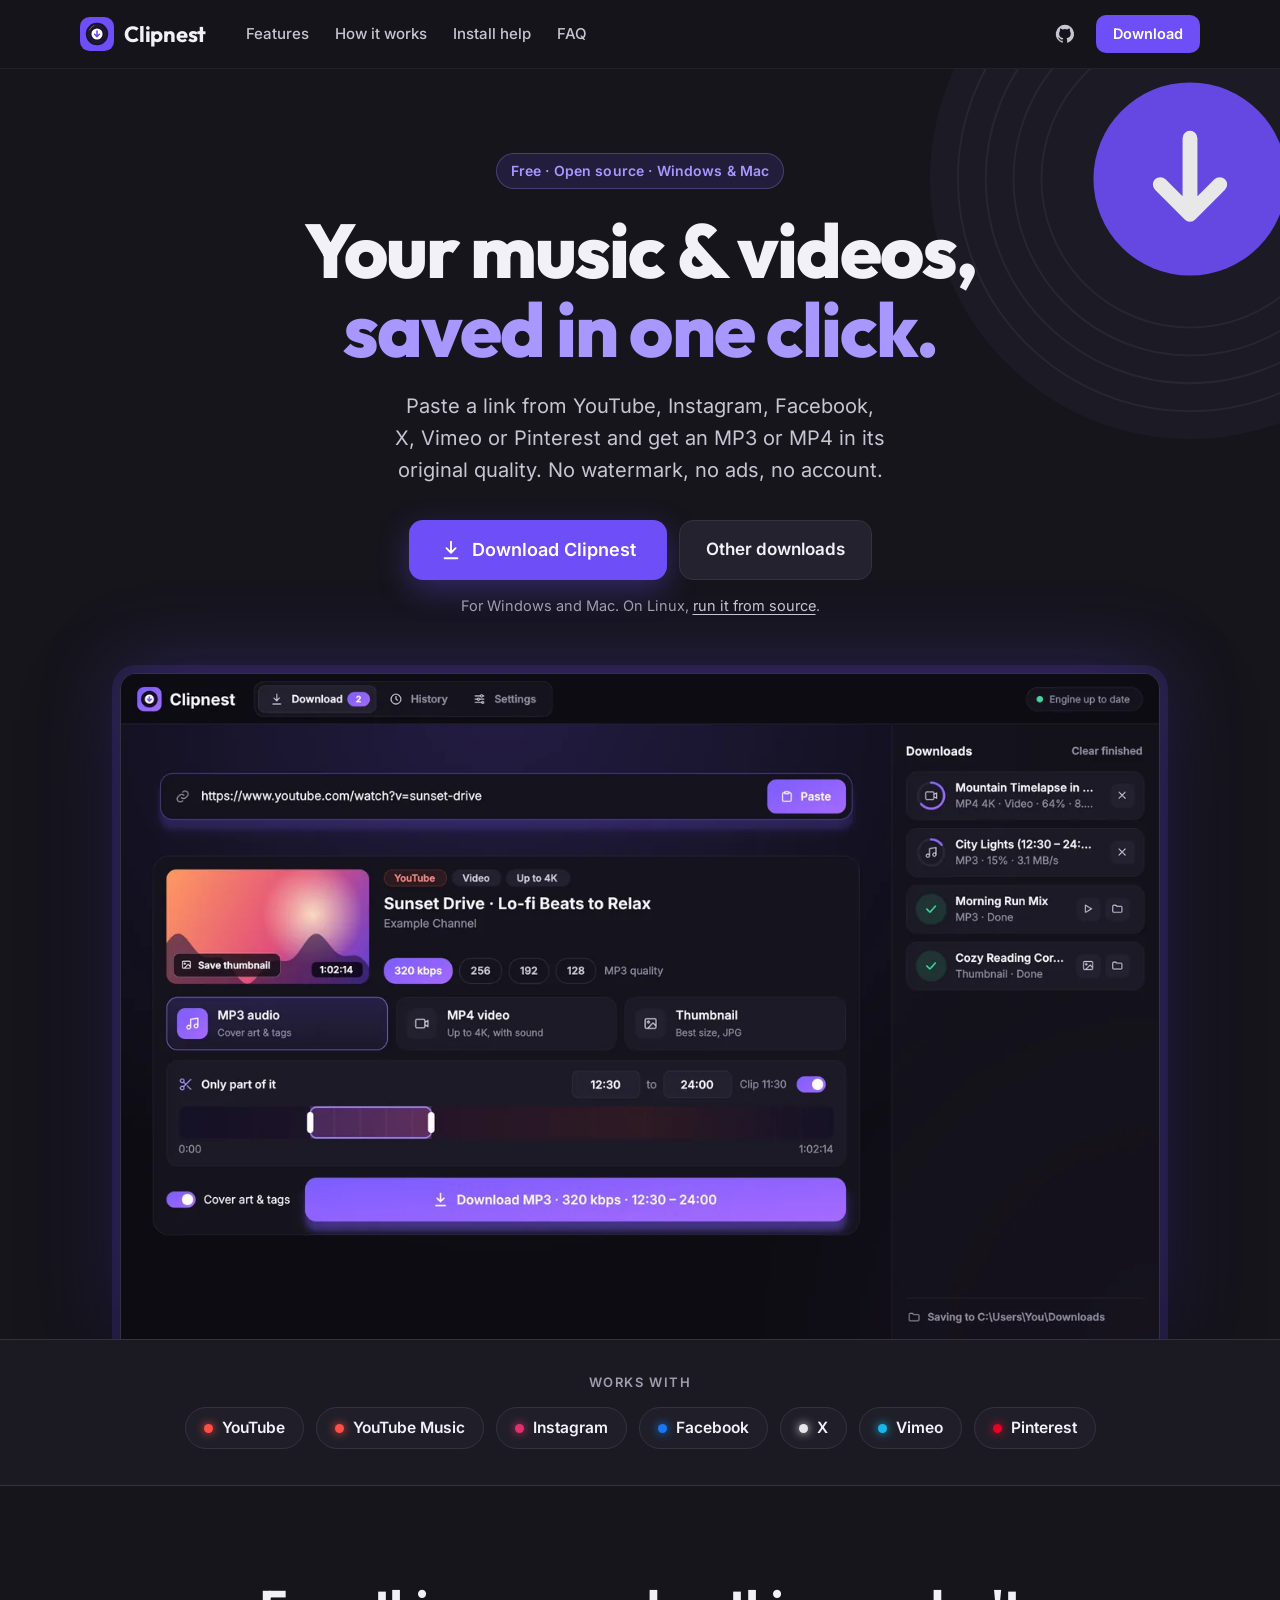
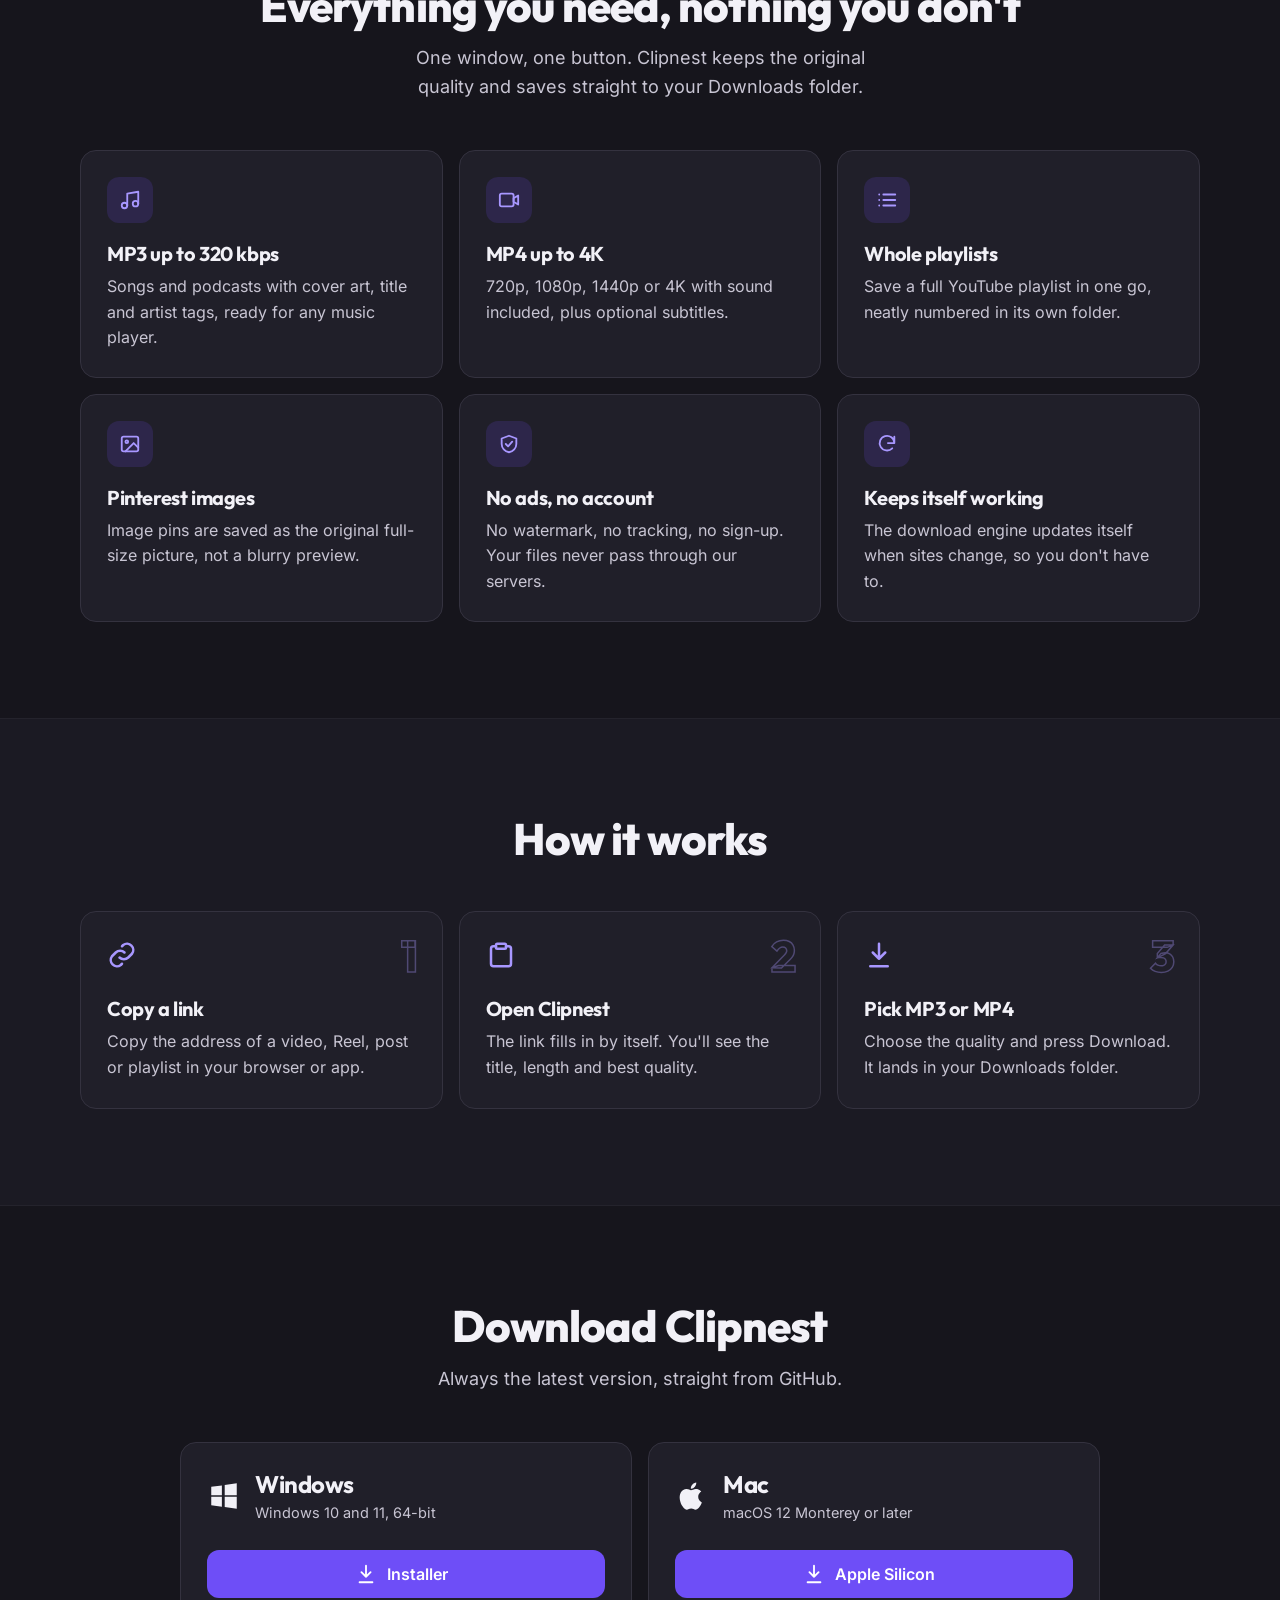
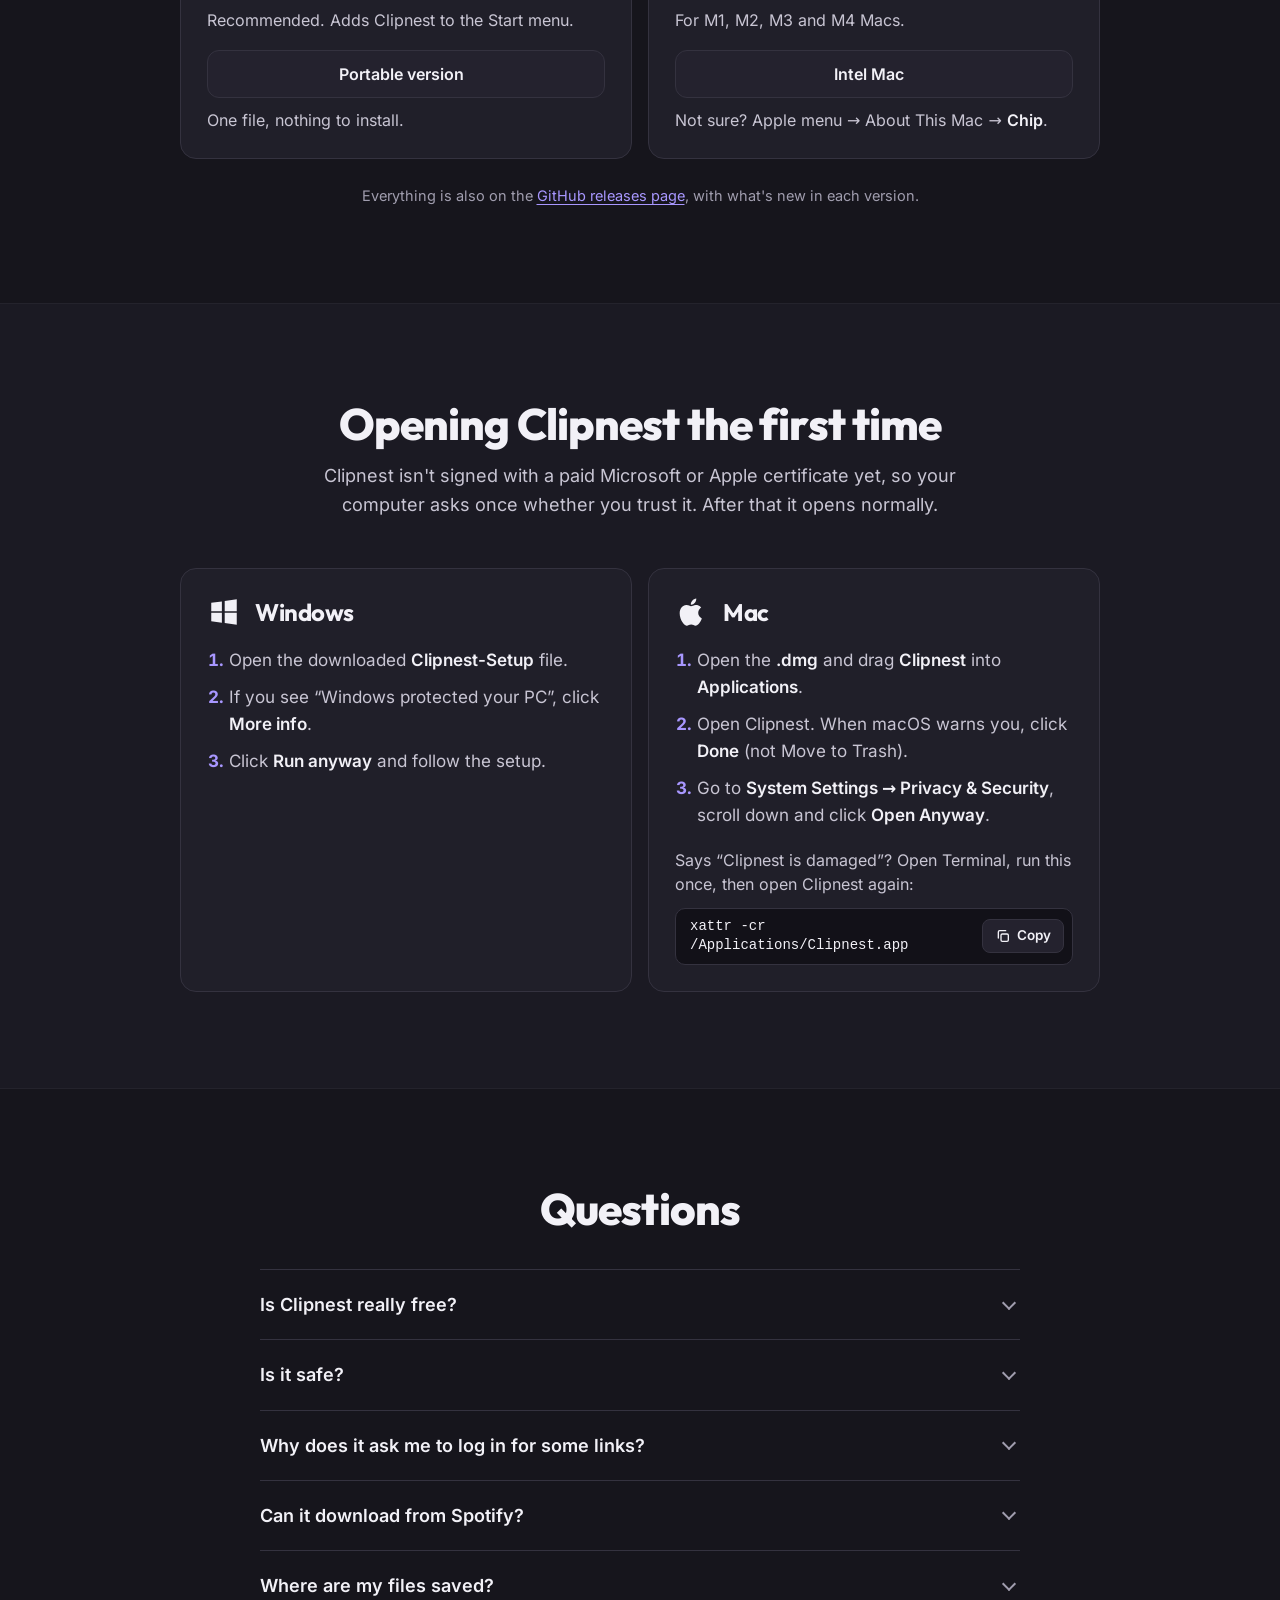
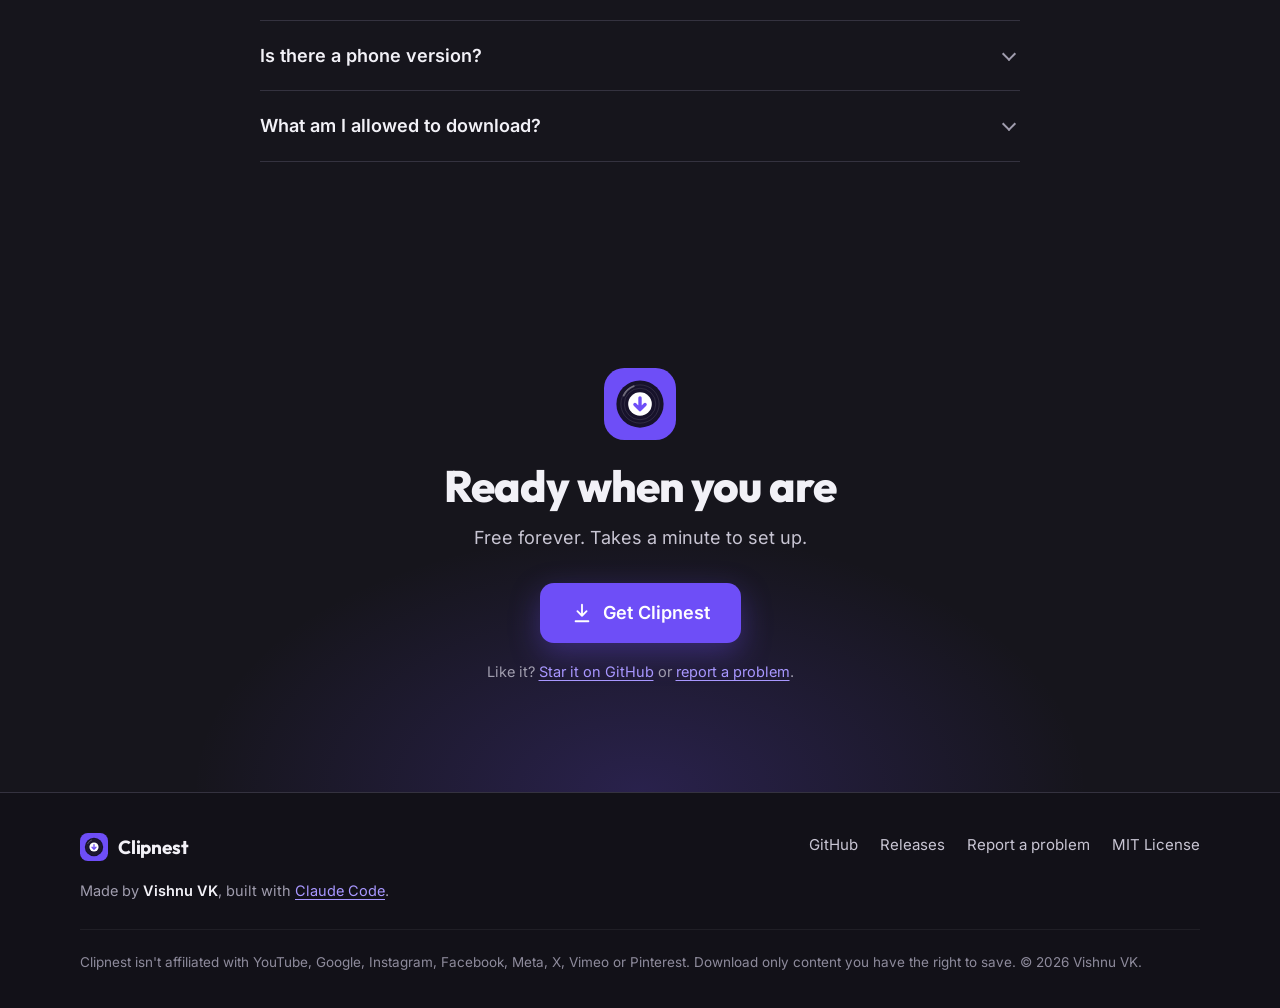
<file: site/index.html>
<!doctype html>
<html lang="en">
<head>
<meta charset="utf-8">
<meta name="viewport" content="width=device-width, initial-scale=1">
<title>Clipnest – free MP3 &amp; MP4 downloader for Windows and Mac</title>
<meta name="description" content="Clipnest is a free, open-source desktop app that saves YouTube, Instagram, Facebook, X, Vimeo and Pinterest links as 320 kbps MP3 or up to 4K MP4. No ads, no account, no watermark.">
<meta name="theme-color" content="#16151C">
<meta property="og:type" content="website">
<meta property="og:title" content="Clipnest – your music &amp; videos, saved in one click">
<meta property="og:description" content="Free, open-source MP3 &amp; MP4 downloader for Windows and Mac. No ads, no account, no watermark.">
<meta property="og:image" content="assets/og.png">
<meta name="twitter:card" content="summary_large_image">
<link rel="icon" href="assets/logo.svg" type="image/svg+xml">
<link rel="icon" href="assets/icon.png" type="image/png">
<link rel="apple-touch-icon" href="assets/apple-touch-icon.png">
<link rel="preload" href="assets/fonts/outfit.woff2" as="font" type="font/woff2" crossorigin>
<link rel="preload" href="assets/fonts/inter.woff2" as="font" type="font/woff2" crossorigin>
<link rel="stylesheet" href="style.css">
</head>
<body>

<svg width="0" height="0" style="position:absolute" aria-hidden="true">
  <symbol id="i-download" viewBox="0 0 24 24"><path d="M12 3v12M7 10l5 5 5-5M5 21h14"/></symbol>
  <symbol id="i-music" viewBox="0 0 24 24"><path d="M9 18V5l12-2v13"/><circle cx="6" cy="18" r="3"/><circle cx="18" cy="16" r="3"/></symbol>
  <symbol id="i-video" viewBox="0 0 24 24"><rect x="2" y="5" width="15" height="14" rx="2"/><path d="M17 10l5-3v10l-5-3z"/></symbol>
  <symbol id="i-list" viewBox="0 0 24 24"><path d="M8 6h13M8 12h13M8 18h13M3.5 6h.01M3.5 12h.01M3.5 18h.01"/></symbol>
  <symbol id="i-image" viewBox="0 0 24 24"><rect x="3" y="4" width="18" height="16" rx="2"/><circle cx="8.5" cy="9.5" r="1.5"/><path d="M21 16l-5-5-9 9"/></symbol>
  <symbol id="i-shield" viewBox="0 0 24 24"><path d="M12 3l8 3v6c0 4.5-3.4 8.3-8 9-4.6-.7-8-4.5-8-9V6z"/><path d="M8.5 12l2.5 2.5 4.5-5"/></symbol>
  <symbol id="i-refresh" viewBox="0 0 24 24"><path d="M20 11a8 8 0 1 0-2.3 5.7M20 4v7h-7"/></symbol>
  <symbol id="i-windows" viewBox="0 0 24 24"><path d="M3 5.5l7.5-1v7H3zM12.5 4.2L21 3v8.5h-8.5zM3 12.5h7.5v7L3 18.5zM12.5 12.5H21V21l-8.5-1.2z" fill="currentColor" stroke="none"/></symbol>
  <symbol id="i-apple" viewBox="0 0 24 24"><path fill="currentColor" stroke="none" d="M16.4 12.6c0-2.4 2-3.6 2.1-3.7-1.1-1.7-2.9-1.9-3.5-1.9-1.5-.2-2.9.9-3.7.9-.8 0-1.9-.9-3.2-.8-1.6 0-3.1 1-4 2.4-1.7 3-.4 7.4 1.2 9.8.8 1.2 1.8 2.5 3 2.4 1.2 0 1.7-.8 3.1-.8 1.5 0 1.9.8 3.2.8 1.3 0 2.2-1.2 3-2.4.9-1.4 1.3-2.7 1.3-2.8 0 0-2.5-1-2.5-3.9zM14 5.5c.7-.8 1.1-1.9 1-3-1 0-2.1.7-2.8 1.5-.6.7-1.2 1.8-1 2.9 1 .1 2.1-.6 2.8-1.4z"/></symbol>
  <symbol id="i-github" viewBox="0 0 24 24"><path fill="currentColor" stroke="none" d="M12 2a10 10 0 0 0-3.2 19.5c.5.1.7-.2.7-.5v-1.7c-2.8.6-3.4-1.3-3.4-1.3-.4-1.2-1.1-1.5-1.1-1.5-.9-.6.1-.6.1-.6 1 .1 1.5 1 1.5 1 .9 1.6 2.4 1.1 3 .9.1-.7.4-1.1.6-1.4-2.2-.3-4.6-1.1-4.6-5 0-1.1.4-2 1-2.7-.1-.3-.4-1.3.1-2.7 0 0 .8-.3 2.7 1a9.4 9.4 0 0 1 5 0c1.9-1.3 2.7-1 2.7-1 .5 1.4.2 2.4.1 2.7.6.7 1 1.6 1 2.7 0 3.9-2.4 4.7-4.6 5 .4.3.7.9.7 1.9V21c0 .3.2.6.7.5A10 10 0 0 0 12 2z"/></symbol>
  <symbol id="i-link" viewBox="0 0 24 24"><path d="M10 14a5 5 0 0 0 7 0l3-3a5 5 0 0 0-7-7l-1 1"/><path d="M14 10a5 5 0 0 0-7 0l-3 3a5 5 0 0 0 7 7l1-1"/></symbol>
  <symbol id="i-paste" viewBox="0 0 24 24"><rect x="8" y="3" width="8" height="4" rx="1"/><path d="M16 5h2a2 2 0 0 1 2 2v12a2 2 0 0 1-2 2H6a2 2 0 0 1-2-2V7a2 2 0 0 1 2-2h2"/></symbol>
  <symbol id="i-copy" viewBox="0 0 24 24"><rect x="9" y="9" width="11" height="11" rx="2"/><path d="M5 15V6a2 2 0 0 1 2-2h9"/></symbol>
  <symbol id="i-check" viewBox="0 0 24 24"><path d="M5 12l5 5 9-10"/></symbol>
</svg>

<a class="skip" href="#main">Skip to content</a>

<header class="top">
  <div class="wrap top-row">
    <a class="brand" href="#" aria-label="Clipnest home">
      <img src="assets/logo.svg" width="34" height="34" alt="">
      <span>Clipnest</span>
    </a>
    <nav class="nav" aria-label="Main">
      <a href="#features">Features</a>
      <a href="#how">How it works</a>
      <a href="#install">Install help</a>
      <a href="#faq">FAQ</a>
    </nav>
    <div class="top-actions">
      <a class="icon-link" href="https://github.com/vishnuvk2k/clipnest" aria-label="Clipnest on GitHub"><svg class="i"><use href="#i-github"/></svg></a>
      <a class="btn btn-small" href="#download">Download</a>
    </div>
  </div>
</header>

<main id="main">

  <!-- Hero -->
  <section class="hero">
    <svg class="vinyl" viewBox="0 0 560 560" aria-hidden="true">
      <circle cx="280" cy="280" r="280" fill="#1D1B27"/>
      <circle cx="280" cy="280" r="250" fill="none" stroke="#fff" stroke-opacity=".06" stroke-width="2"/>
      <circle cx="280" cy="280" r="220" fill="none" stroke="#fff" stroke-opacity=".06" stroke-width="2"/>
      <circle cx="280" cy="280" r="190" fill="none" stroke="#fff" stroke-opacity=".06" stroke-width="2"/>
      <circle cx="280" cy="280" r="160" fill="none" stroke="#fff" stroke-opacity=".06" stroke-width="2"/>
      <circle cx="280" cy="280" r="104" fill="#6E4EF7"/>
      <path d="M280 236v80M248 286l32 32 32-32" fill="none" stroke="#fff" stroke-width="16" stroke-linecap="round" stroke-linejoin="round"/>
    </svg>
    <div class="wrap hero-inner">
      <p class="eyebrow">Free · Open source · Windows &amp; Mac</p>
      <h1>Your music &amp; videos,<br><span class="accent">saved in one click.</span></h1>
      <p class="lead">Paste a link from YouTube, Instagram, Facebook, X, Vimeo or Pinterest and get an MP3 or MP4 in its original quality. No watermark, no ads, no account.</p>

      <div class="cta">
        <a class="btn btn-big" id="primary-download" href="https://github.com/vishnuvk2k/clipnest/releases/latest">
          <svg class="i" id="primary-icon"><use href="#i-download"/></svg>
          <span id="primary-label">Download Clipnest</span>
        </a>
        <a class="btn btn-ghost" id="other-downloads" href="#download">Other downloads</a>
      </div>
      <p class="cta-note" id="primary-note">Free download for Windows 10/11 and macOS 12 or later.</p>

      <figure class="shot">
        <img src="assets/app.webp" srcset="assets/app-1280.webp 1280w, assets/app.webp 2560w" sizes="(max-width: 1100px) 94vw, 1040px"
             width="1280" height="820" alt="The Clipnest window: a YouTube video is ready to download as MP3 at 320 kbps, with options to trim a part of the video or save its thumbnail.">
      </figure>
    </div>
  </section>

  <!-- Works with -->
  <section class="sites" aria-labelledby="sites-title">
    <div class="wrap">
      <h2 id="sites-title" class="small-title">Works with</h2>
      <ul class="site-list">
        <li><span class="dot" style="--c:#FF4E45"></span>YouTube</li>
        <li><span class="dot" style="--c:#FF4E45"></span>YouTube Music</li>
        <li><span class="dot" style="--c:#E1306C"></span>Instagram</li>
        <li><span class="dot" style="--c:#1877F2"></span>Facebook</li>
        <li><span class="dot" style="--c:#E7E7EA"></span>X</li>
        <li><span class="dot" style="--c:#1AB7EA"></span>Vimeo</li>
        <li><span class="dot" style="--c:#E60023"></span>Pinterest</li>
      </ul>
    </div>
  </section>

  <!-- Features -->
  <section id="features" class="section">
    <div class="wrap">
      <h2>Everything you need, nothing you don't</h2>
      <p class="section-lead">One window, one button. Clipnest keeps the original quality and saves straight to your Downloads folder.</p>
      <div class="grid features">
        <article class="card">
          <span class="badge"><svg class="i"><use href="#i-music"/></svg></span>
          <h3>MP3 up to 320 kbps</h3>
          <p>Songs and podcasts with cover art, title and artist tags, ready for any music player.</p>
        </article>
        <article class="card">
          <span class="badge"><svg class="i"><use href="#i-video"/></svg></span>
          <h3>MP4 up to 4K</h3>
          <p>720p, 1080p, 1440p or 4K with sound included, plus optional subtitles.</p>
        </article>
        <article class="card">
          <span class="badge"><svg class="i"><use href="#i-list"/></svg></span>
          <h3>Whole playlists</h3>
          <p>Save a full YouTube playlist in one go, neatly numbered in its own folder.</p>
        </article>
        <article class="card">
          <span class="badge"><svg class="i"><use href="#i-image"/></svg></span>
          <h3>Pinterest images</h3>
          <p>Image pins are saved as the original full-size picture, not a blurry preview.</p>
        </article>
        <article class="card">
          <span class="badge"><svg class="i"><use href="#i-shield"/></svg></span>
          <h3>No ads, no account</h3>
          <p>No watermark, no tracking, no sign-up. Your files never pass through our servers.</p>
        </article>
        <article class="card">
          <span class="badge"><svg class="i"><use href="#i-refresh"/></svg></span>
          <h3>Keeps itself working</h3>
          <p>The download engine updates itself when sites change, so you don't have to.</p>
        </article>
      </div>
    </div>
  </section>

  <!-- How it works -->
  <section id="how" class="section alt">
    <div class="wrap">
      <h2>How it works</h2>
      <ol class="steps">
        <li class="step">
          <span class="num">1</span>
          <svg class="i step-i"><use href="#i-link"/></svg>
          <h3>Copy a link</h3>
          <p>Copy the address of a video, Reel, post or playlist in your browser or app.</p>
        </li>
        <li class="step">
          <span class="num">2</span>
          <svg class="i step-i"><use href="#i-paste"/></svg>
          <h3>Open Clipnest</h3>
          <p>The link fills in by itself. You'll see the title, length and best quality.</p>
        </li>
        <li class="step">
          <span class="num">3</span>
          <svg class="i step-i"><use href="#i-download"/></svg>
          <h3>Pick MP3 or MP4</h3>
          <p>Choose the quality and press Download. It lands in your Downloads folder.</p>
        </li>
      </ol>
    </div>
  </section>

  <!-- Downloads -->
  <section id="download" class="section">
    <div class="wrap">
      <h2>Download Clipnest</h2>
      <p class="section-lead" id="version-line">Always the latest version, straight from GitHub.</p>
      <div class="grid downloads">
        <article class="card dl-card">
          <div class="dl-head">
            <svg class="i os"><use href="#i-windows"/></svg>
            <div><h3>Windows</h3><p class="muted">Windows 10 and 11, 64-bit</p></div>
          </div>
          <a class="btn btn-full" data-asset="setup" href="https://github.com/vishnuvk2k/clipnest/releases/latest">
            <svg class="i"><use href="#i-download"/></svg> Installer <span class="size" data-size="setup"></span>
          </a>
          <p class="muted small">Recommended. Adds Clipnest to the Start menu.</p>
          <a class="btn btn-ghost btn-full" data-asset="portable" href="https://github.com/vishnuvk2k/clipnest/releases/latest">
            Portable version <span class="size" data-size="portable"></span>
          </a>
          <p class="muted small">One file, nothing to install.</p>
        </article>
        <article class="card dl-card">
          <div class="dl-head">
            <svg class="i os"><use href="#i-apple"/></svg>
            <div><h3>Mac</h3><p class="muted">macOS 12 Monterey or later</p></div>
          </div>
          <a class="btn btn-full" data-asset="mac-arm" href="https://github.com/vishnuvk2k/clipnest/releases/latest">
            <svg class="i"><use href="#i-download"/></svg> Apple Silicon <span class="size" data-size="mac-arm"></span>
          </a>
          <p class="muted small">For M1, M2, M3 and M4 Macs.</p>
          <a class="btn btn-ghost btn-full" data-asset="mac-intel" href="https://github.com/vishnuvk2k/clipnest/releases/latest">
            Intel Mac <span class="size" data-size="mac-intel"></span>
          </a>
          <p class="muted small">Not sure? Apple menu → About This Mac → <b>Chip</b>.</p>
        </article>
      </div>
      <p class="center muted small">Everything is also on the <a href="https://github.com/vishnuvk2k/clipnest/releases">GitHub releases page</a>, with what's new in each version.</p>
    </div>
  </section>

  <!-- Install help -->
  <section id="install" class="section alt">
    <div class="wrap">
      <h2>Opening Clipnest the first time</h2>
      <p class="section-lead">Clipnest isn't signed with a paid Microsoft or Apple certificate yet, so your computer asks once whether you trust it. After that it opens normally.</p>
      <div class="grid two">
        <article class="card">
          <div class="dl-head"><svg class="i os"><use href="#i-windows"/></svg><h3>Windows</h3></div>
          <ol class="howto">
            <li>Open the downloaded <b>Clipnest-Setup</b> file.</li>
            <li>If you see “Windows protected your PC”, click <b>More info</b>.</li>
            <li>Click <b>Run anyway</b> and follow the setup.</li>
          </ol>
        </article>
        <article class="card">
          <div class="dl-head"><svg class="i os"><use href="#i-apple"/></svg><h3>Mac</h3></div>
          <ol class="howto">
            <li>Open the <b>.dmg</b> and drag <b>Clipnest</b> into <b>Applications</b>.</li>
            <li>Open Clipnest. When macOS warns you, click <b>Done</b> (not Move to Trash).</li>
            <li>Go to <b>System Settings → Privacy &amp; Security</b>, scroll down and click <b>Open Anyway</b>.</li>
          </ol>
          <p class="muted small">Says “Clipnest is damaged”? Open Terminal, run this once, then open Clipnest again:</p>
          <div class="code">
            <code id="xattr">xattr -cr /Applications/Clipnest.app</code>
            <button class="copy" type="button" data-copy="xattr" aria-label="Copy command"><svg class="i"><use href="#i-copy"/></svg><span>Copy</span></button>
          </div>
        </article>
      </div>
    </div>
  </section>

  <!-- FAQ -->
  <section id="faq" class="section">
    <div class="wrap narrow">
      <h2>Questions</h2>
      <details>
        <summary>Is Clipnest really free?</summary>
        <p>Yes. No ads, no trial, no premium version. It's open source under the MIT license, so anyone can read the code on GitHub.</p>
      </details>
      <details>
        <summary>Is it safe?</summary>
        <p>All the code is public on GitHub, and every download is built automatically by GitHub from that code. The warning when you first open it only means the app isn't signed with a paid certificate yet.</p>
      </details>
      <details>
        <summary>Why does it ask me to log in for some links?</summary>
        <p>Instagram, Vimeo, private Facebook or X posts, and sometimes YouTube only show videos to logged-in people. In Clipnest open <b>Settings → Logins</b> and choose the browser where you're logged in. Firefox works most reliably on Windows.</p>
      </details>
      <details>
        <summary>Can it download from Spotify?</summary>
        <p>No. Spotify protects its music with DRM (copy protection), and Clipnest doesn't break copy protection.</p>
      </details>
      <details>
        <summary>Where are my files saved?</summary>
        <p>In your <b>Downloads</b> folder. You can pick another folder in Settings. Clipnest never replaces a file you already have; a second copy is saved as “Name (2)”.</p>
      </details>
      <details>
        <summary>Is there a phone version?</summary>
        <p>Not yet. Clipnest is for Windows and Mac. On Linux you can run it from the source code.</p>
      </details>
      <details>
        <summary>What am I allowed to download?</summary>
        <p>Clipnest is a tool. Download only content you own, that's licensed for reuse (for example Creative Commons), or that you otherwise have the right to save. Respect creators' copyright and each site's terms.</p>
      </details>
    </div>
  </section>

  <!-- Closing CTA -->
  <section class="section closing">
    <div class="wrap center">
      <img src="assets/logo.svg" width="72" height="72" alt="">
      <h2>Ready when you are</h2>
      <p class="section-lead">Free forever. Takes a minute to set up.</p>
      <a class="btn btn-big" href="#download"><svg class="i"><use href="#i-download"/></svg> Get Clipnest</a>
      <p class="muted small">Like it? <a href="https://github.com/vishnuvk2k/clipnest">Star it on GitHub</a> or <a href="https://github.com/vishnuvk2k/clipnest/issues">report a problem</a>.</p>
    </div>
  </section>
</main>

<footer class="foot">
  <div class="wrap foot-row">
    <div>
      <a class="brand" href="#"><img src="assets/logo.svg" width="28" height="28" alt=""><span>Clipnest</span></a>
      <p class="muted small">Made by <b>Vishnu VK</b>, built with <a href="https://claude.com/claude-code">Claude Code</a>.</p>
    </div>
    <nav class="foot-links" aria-label="Footer">
      <a href="https://github.com/vishnuvk2k/clipnest">GitHub</a>
      <a href="https://github.com/vishnuvk2k/clipnest/releases">Releases</a>
      <a href="https://github.com/vishnuvk2k/clipnest/issues">Report a problem</a>
      <a href="https://github.com/vishnuvk2k/clipnest/blob/main/LICENSE">MIT License</a>
    </nav>
  </div>
  <div class="wrap">
    <p class="disclaimer">Clipnest isn't affiliated with YouTube, Google, Instagram, Facebook, Meta, X, Vimeo or Pinterest. Download only content you have the right to save. © 2026 Vishnu VK.</p>
  </div>
</footer>

<script src="app.js" defer></script>
</body>
</html>
</file>
<file: site/style.css>
@font-face {
  font-family: "Inter";
  src: url("assets/fonts/inter.woff2") format("woff2");
  font-weight: 400 700;
  font-display: swap;
}
@font-face {
  font-family: "Outfit";
  src: url("assets/fonts/outfit.woff2") format("woff2");
  font-weight: 600 800;
  font-display: swap;
}

:root {
  color-scheme: dark;
  --bg: #16151C;
  --bg-2: #1B1A23;
  --card: #201F29;
  --card-2: #24222E;
  --line: #34323F;
  --text: #F2F1F7;
  --text-2: #C8C5D3;
  --muted: #A09DAE;
  --accent: #6E4EF7;
  --accent-hi: #8468FF;
  --accent-soft: #A897FF;
  --green: #5FD39A;
  --radius: 16px;
  --wrap: 1120px;
  --font: "Inter", "Segoe UI", system-ui, -apple-system, sans-serif;
  --display: "Outfit", "Inter", system-ui, sans-serif;
}

*, *::before, *::after { box-sizing: border-box; }
html { scroll-behavior: smooth; scroll-padding-top: 84px; }
@media (prefers-reduced-motion: reduce) { html { scroll-behavior: auto; } }
body {
  margin: 0;
  background: var(--bg);
  color: var(--text);
  font: 400 17px/1.6 var(--font);
  -webkit-font-smoothing: antialiased;
  overflow-x: hidden;
}
img { max-width: 100%; height: auto; display: block; }
a { color: var(--accent-soft); text-decoration-thickness: 1px; text-underline-offset: 3px; }
a:hover { color: #C9BEFF; }
:focus-visible { outline: 2px solid var(--accent-soft); outline-offset: 3px; border-radius: 6px; }
h1, h2, h3 { font-family: var(--display); letter-spacing: -0.02em; margin: 0; }
h2 { font-size: clamp(30px, 4vw, 44px); line-height: 1.1; font-weight: 800; }
h3 { font-size: 20px; font-weight: 700; line-height: 1.25; }
p { margin: 0; }
b { font-weight: 600; color: var(--text); }

.wrap { width: min(var(--wrap), 100% - 32px); margin-inline: auto; }
.narrow { width: min(760px, 100% - 32px); }
.center { text-align: center; }
.muted { color: var(--muted); }
.small { font-size: 14.5px; line-height: 1.5; }
.i { width: 22px; height: 22px; fill: none; stroke: currentColor; stroke-width: 2; stroke-linecap: round; stroke-linejoin: round; flex: none; }

.skip { position: absolute; left: -999px; top: 8px; background: var(--accent); color: #fff; padding: 8px 14px; border-radius: 8px; z-index: 10; }
.skip:focus { left: 8px; }

/* Buttons */
.btn {
  display: inline-flex; align-items: center; justify-content: center; gap: 10px;
  height: 48px; padding: 0 22px; border-radius: 12px;
  background: var(--accent); color: #fff; text-decoration: none;
  font: 600 16px/1 var(--font); border: 1px solid transparent;
  transition: background .15s, transform .15s, box-shadow .15s;
}
.btn:hover { background: var(--accent-hi); color: #fff; }
.btn[hidden] { display: none; }
.btn:active { transform: translateY(1px); }
.btn-big { height: 60px; padding: 0 30px; font-size: 18px; border-radius: 14px; box-shadow: 0 10px 30px rgba(110, 78, 247, .35); }
.btn-small { height: 38px; padding: 0 16px; font-size: 14.5px; border-radius: 10px; }
.btn-ghost { background: var(--card-2); border-color: var(--line); color: var(--text); }
.btn-ghost:hover { background: #2C2A37; color: var(--text); }
.btn-full { width: 100%; }
.btn .size { font-weight: 400; opacity: .75; font-size: 14px; }

/* Header */
.top {
  position: sticky; top: 0; z-index: 5;
  background: rgba(22, 21, 28, .82);
  backdrop-filter: blur(14px); -webkit-backdrop-filter: blur(14px);
  border-bottom: 1px solid rgba(255, 255, 255, .06);
}
.top-row { display: flex; align-items: center; gap: 28px; height: 68px; }
.brand { display: inline-flex; align-items: center; gap: 10px; color: var(--text); text-decoration: none; font: 700 22px/1 var(--display); letter-spacing: -0.01em; }
.brand:hover { color: var(--text); }
.nav { display: flex; gap: 26px; margin-left: 12px; }
.nav a { color: var(--text-2); text-decoration: none; font-size: 15px; font-weight: 500; }
.nav a:hover { color: var(--text); }
.top-actions { margin-left: auto; display: flex; align-items: center; gap: 14px; }
.icon-link { color: var(--text-2); display: inline-flex; padding: 6px; }
.icon-link:hover { color: var(--text); }

/* Hero */
.hero { position: relative; overflow: hidden; padding: 84px 0 0; }
.hero::before {
  content: ""; position: absolute; inset: auto 0 0 0; height: 70%;
  background: radial-gradient(60% 60% at 50% 100%, rgba(110, 78, 247, .28), transparent 70%);
  pointer-events: none;
}
.vinyl { position: absolute; width: 520px; height: 520px; right: -170px; top: -150px; opacity: .9; pointer-events: none; }
.hero-inner { position: relative; text-align: center; }
.eyebrow {
  display: inline-block; padding: 6px 14px; border-radius: 999px;
  background: rgba(110, 78, 247, .14); border: 1px solid rgba(168, 151, 255, .28);
  color: var(--accent-soft); font-size: 14px; font-weight: 600; letter-spacing: .01em;
}
h1 { margin-top: 22px; font-size: clamp(42px, 7vw, 76px); line-height: 1.03; font-weight: 800; letter-spacing: -0.025em; }
.accent { color: var(--accent-soft); }
.lead { margin: 22px auto 0; max-width: 720px; text-wrap: balance; font-size: clamp(17px, 2vw, 20px); color: var(--text-2); }
.cta { margin-top: 34px; display: flex; gap: 12px; justify-content: center; flex-wrap: wrap; }
.cta .btn-ghost { height: 60px; padding: 0 26px; font-size: 17px; border-radius: 14px; }
.cta-note { margin-top: 14px; color: var(--muted); font-size: 14.5px; }
.cta-note a { color: var(--text-2); }
.shot { margin: 56px auto 0; max-width: 1040px; }
.shot img {
  border-radius: 16px 16px 0 0; border: 1px solid var(--line); border-bottom: 0;
  box-shadow: 0 0 0 8px rgba(110, 78, 247, .14), 0 -10px 80px rgba(110, 78, 247, .25), 0 40px 90px rgba(0, 0, 0, .55);
}

/* Works with */
.sites { padding: 36px 0; border-top: 1px solid var(--line); border-bottom: 1px solid var(--line); background: var(--bg-2); position: relative; }
.small-title { font: 600 13px/1 var(--font); letter-spacing: .12em; text-transform: uppercase; color: var(--muted); text-align: center; }
.site-list { list-style: none; padding: 0; margin: 18px 0 0; display: flex; flex-wrap: wrap; justify-content: center; gap: 10px 12px; }
.site-list li {
  display: inline-flex; align-items: center; gap: 9px; height: 42px; padding: 0 18px;
  border-radius: 999px; background: var(--card); border: 1px solid var(--line); font-weight: 600; font-size: 15.5px;
}
.dot { width: 9px; height: 9px; border-radius: 50%; background: var(--c); box-shadow: 0 0 10px var(--c); }

/* Sections */
.section { padding: 96px 0; }
.section.alt { background: var(--bg-2); border-top: 1px solid rgba(255,255,255,.04); border-bottom: 1px solid rgba(255,255,255,.04); }
.section > .wrap > h2 { text-align: center; }
.section-lead { margin: 14px auto 0; max-width: 640px; text-wrap: balance; text-align: center; color: var(--text-2); font-size: 18px; }
.grid { display: grid; gap: 16px; margin-top: 48px; }
.features { grid-template-columns: repeat(3, 1fr); }
.two, .downloads { grid-template-columns: repeat(2, 1fr); max-width: 920px; margin-inline: auto; }
.card { min-width: 0; background: var(--card); border: 1px solid var(--line); border-radius: var(--radius); padding: 26px; }
.card h3 { margin-top: 18px; }
.card p { margin-top: 8px; color: var(--text-2); font-size: 16px; }
.badge {
  width: 46px; height: 46px; border-radius: 12px; display: grid; place-items: center;
  background: rgba(110, 78, 247, .16); color: var(--accent-soft);
}

/* Steps */
.steps { list-style: none; padding: 0; margin: 48px 0 0; display: grid; grid-template-columns: repeat(3, 1fr); gap: 16px; counter-reset: none; }
.step { position: relative; background: var(--card); border: 1px solid var(--line); border-radius: var(--radius); padding: 28px 26px; }
.num {
  position: absolute; top: 22px; right: 24px; font: 800 44px/1 var(--display);
  color: transparent; -webkit-text-stroke: 1.5px rgba(168, 151, 255, .35);
}
.step-i { width: 30px; height: 30px; color: var(--accent-soft); }
.step h3 { margin-top: 18px; }
.step p { margin-top: 8px; color: var(--text-2); font-size: 16px; }

/* Downloads */
.dl-card { display: flex; flex-direction: column; gap: 10px; }
.dl-card .btn { margin-top: 8px; }
.dl-card p.small { margin-top: 0; }
.dl-head { display: flex; align-items: center; gap: 14px; margin-bottom: 8px; }
.dl-head h3 { margin: 0; font-size: 24px; }
.dl-head p { margin: 2px 0 0; font-size: 14.5px; }
.os { width: 34px; height: 34px; color: var(--text); }
#download .center { margin-top: 26px; }

/* Install help */
.howto { margin: 18px 0 0; padding-left: 22px; color: var(--text-2); display: grid; gap: 10px; }
.howto li::marker { color: var(--accent-soft); font-weight: 700; }
.code {
  margin-top: 12px; display: flex; align-items: center; gap: 10px;
  background: #121118; border: 1px solid var(--line); border-radius: 10px; padding: 8px 8px 8px 14px;
}
.code code { font: 14px/1.4 ui-monospace, "Cascadia Code", Menlo, Consolas, monospace; color: var(--text); overflow-wrap: anywhere; flex: 1; min-width: 0; }
.copy {
  display: inline-flex; align-items: center; gap: 6px; height: 34px; padding: 0 12px; border-radius: 8px;
  background: var(--card-2); border: 1px solid var(--line); color: var(--text); font: 600 13.5px/1 var(--font); cursor: pointer;
}
.copy .i { width: 16px; height: 16px; }
.copy:hover { background: #2C2A37; }
#install .card p.small { margin-top: 18px; }

/* FAQ */
details { border-bottom: 1px solid var(--line); }
details:first-of-type { margin-top: 36px; border-top: 1px solid var(--line); }
summary {
  list-style: none; cursor: pointer; padding: 22px 40px 22px 0; position: relative;
  font: 600 18px/1.4 var(--font);
}
summary::-webkit-details-marker { display: none; }
summary::after {
  content: ""; position: absolute; right: 6px; top: 50%; width: 10px; height: 10px; margin-top: -7px;
  border-right: 2px solid var(--muted); border-bottom: 2px solid var(--muted); transform: rotate(45deg); transition: transform .2s;
}
details[open] summary::after { transform: rotate(-135deg); margin-top: -2px; }
details p { padding: 0 0 22px; color: var(--text-2); }

/* Closing */
.closing { padding: 110px 0; background: radial-gradient(50% 70% at 50% 100%, rgba(110, 78, 247, .22), transparent 70%); }
.closing img { margin: 0 auto 22px; }
.closing .btn { margin-top: 30px; }
.closing .small { margin-top: 18px; }

/* Footer */
.foot { border-top: 1px solid var(--line); padding: 40px 0 34px; background: #121118; }
.foot-row { display: flex; justify-content: space-between; align-items: flex-start; gap: 24px; flex-wrap: wrap; }
.foot .brand { font-size: 19px; }
.foot .small { margin-top: 10px; }
.foot-links { display: flex; gap: 22px; flex-wrap: wrap; }
.foot-links a { color: var(--text-2); text-decoration: none; font-size: 15px; }
.foot-links a:hover { color: var(--text); }
.disclaimer { margin-top: 28px; padding-top: 22px; border-top: 1px solid rgba(255,255,255,.06); color: #8E8B9C; font-size: 13.5px; }

/* Phones and tablets */
@media (max-width: 900px) {
  .features { grid-template-columns: repeat(2, 1fr); }
  .steps { grid-template-columns: 1fr; }
  .nav { display: none; }
}
@media (max-width: 640px) {
  body { font-size: 16px; }
  .hero { padding-top: 56px; }
  .vinyl { width: 260px; height: 260px; right: -150px; top: -150px; opacity: .55; }
  h1 { font-size: 38px; }
  h1 br { display: none; }
  h1 .accent { display: block; }
  .features, .two, .downloads { grid-template-columns: 1fr; }
  .section { padding: 72px 0; }
  .cta .btn { width: 100%; }
  .shot { margin-top: 40px; }
  .shot img { border-radius: 12px 12px 0 0; box-shadow: 0 0 0 5px rgba(110, 78, 247, .14), 0 30px 60px rgba(0, 0, 0, .5); }
  .top-row { gap: 12px; }
  .card { padding: 22px; }
}
</file>
